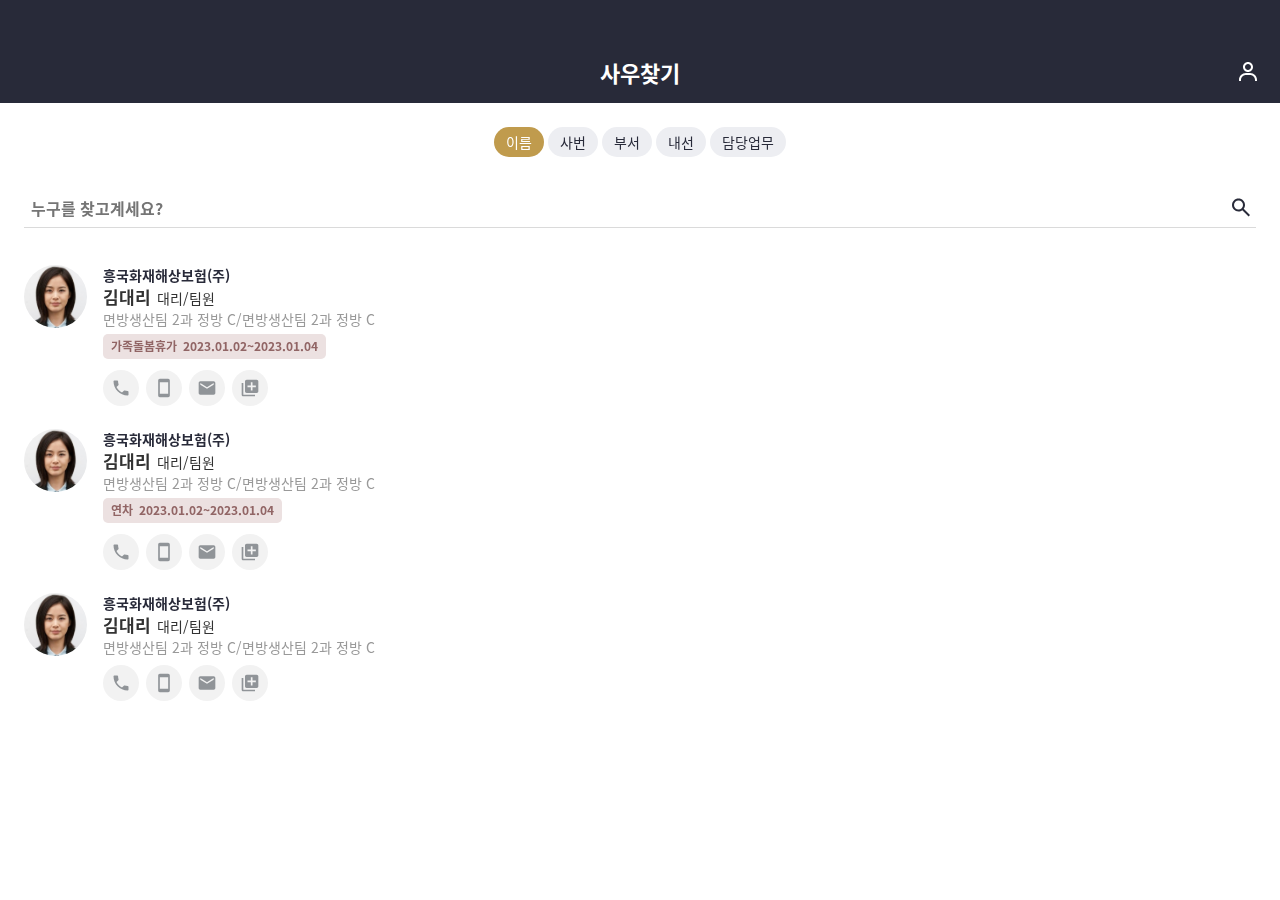
<file: index.html>
<!DOCTYPE html>
<html lang="kor">
  <head>
    <meta charset="UTF-8" />
    <meta name="viewport" content="width=device-width, initial-scale=1.0, minimum-scale=1.0, maximum-scale=1.0, user-scalable=no" />
    <link rel="stylesheet" href="css/style.css" />
    <title>Document</title>
  </head>

  <body>
    <div>
      <!-- header -->
      <div class="header">
        <h1>사우찾기</h1>
        <input type="image" alt="info" src="img/ic_user.svg" class="btn open" href="#modal2" />
      </div>
      <!-- content -->
      <div class="content">
        <div class="category">
          <ul>
            <li class="active">이름</li>
            <li>사번</li>
            <li>부서</li>
            <li>내선</li>
            <li>담당업무</li>
          </ul>
        </div>
        <div class="srch">
          <input type="search" placeholder="누구를 찾고계세요?" />
          <button><img src="img/ic_srch.svg" /></button>
        </div>
        <div class="result">
          <!-- 검색결과리스트 -->
          <div class="result_list">
            <img class="photo" src="img/photo_sample.jpeg" />
            <div class="desc">
              <strong>흥국화재해상보험(주)</strong>
              <p class="name">김대리<span class="rank">대리/팀원</span></p>
              <p class="division">면방생산팀 2과 정방 C/면방생산팀 2과 정방 C</p>
              <p class="schedule">
                <span>가족돌봄휴가</span>
                <span>2023.01.02~2023.01.04</span>
              </p>

              <ul>
                <li class="btn_phone"><a href="tel:070-0000-0000">070-0000-0000</a></li>
                <li class="btn_mobile"><a href="tel:070-0000-0000">070-0000-0000</a></li>
                <li class="btn_mail"><a href="mailto:abc@insu@co.kr">abc@insu@co.kr</a></li>
                <li class="btn_add"><a href="tel:070-0000-0000">070-0000-0000</a></li>
              </ul>
            </div>
          </div>
          <!-- 검색결과리스트 end -->

          <!-- 검색결과리스트 -->
          <div class="result_list">
            <img class="photo" src="img/photo_sample.jpeg" />
            <div class="desc">
              <strong>흥국화재해상보험(주)</strong>
              <p class="name">김대리<span class="rank">대리/팀원</span></p>
              <p class="division">면방생산팀 2과 정방 C/면방생산팀 2과 정방 C</p>
              <p class="schedule">
                <span>연차</span>
                <span>2023.01.02~2023.01.04</span>
              </p>
              <ul>
                <li class="btn_phone"><a href="tel:070-0000-0000">070-0000-0000</a></li>
                <li class="btn_mobile"><a href="tel:070-0000-0000">070-0000-0000</a></li>
                <li class="btn_mail"><a href="mailto:abc@insu@co.kr">abc@insu@co.kr</a></li>
                <li class="btn_add"><a href="tel:070-0000-0000">070-0000-0000</a></li>
              </ul>
            </div>
          </div>
          <!-- 검색결과리스트 end -->
          <!-- 검색결과리스트 -->
          <div class="result_list">
            <img class="photo" src="img/photo_sample.jpeg" />
            <div class="desc">
              <strong>흥국화재해상보험(주)</strong>
              <p class="name">김대리<span class="rank">대리/팀원</span></p>
              <p class="division">면방생산팀 2과 정방 C/면방생산팀 2과 정방 C</p>

              <ul>
                <li class="btn_phone"><a href="tel:070-0000-0000">070-0000-0000</a></li>
                <li class="btn_mobile"><a href="tel:070-0000-0000">070-0000-0000</a></li>
                <li class="btn_mail"><a href="mailto:abc@insu@co.kr">abc@insu@co.kr</a></li>
                <li class="btn_add"><a href="tel:070-0000-0000">070-0000-0000</a></li>
              </ul>
            </div>
          </div>
          <!-- 검색결과리스트 end -->
        </div>
      </div>
      <!-- content_end -->
      <!-- popup_photo -->
      <div class="pop_bg_photo" style="display: none">
        <div class="wrap_photo">
          <a href="#" class="btn_close"></a>
          <img src="img/photo_sample.jpeg" />
        </div>
      </div>
      <!-- end_popup_photo -->

      <!-- popup_정보로그아웃 -->
      <div class="pop_bg" style="display: none">
        <div class="pop_wrap">
          <div class="pop_header">
            <a href="#" class="btn_close"></a>
            <img class="photo_pop" src="img/photo.png" />
            <div class="desc_pop">
              <strong>흥국화재해상보험(주)</strong>
              <p class="name">이과장(00000000)</p>
              <p class="rank">대리/팀원</p>
              <p class="division">전략영업본부(GA)/서울북부GA지점</p>
              <hr />
              <div class="version">
                <div>버전정보</div>
                <div>1.06</div>
              </div>
            </div>
          </div>
          <div class="pop_bottom">
            <button>로그아웃</button>
          </div>
        </div>
      </div>
      <!-- popup_end -->

      <!-- popup_상세보기 -->
      <div class="pop_bg" style="display: none">
        <div class="pop_wrap">
          <div class="pop_header">
            <a href="#" class="btn_close"></a>
            <img class="photo_pop" src="img/photo_sample.jpeg" />
            <div class="desc_pop">
              <strong>흥국화재해상보험(주)</strong>
              <p class="name">김대리(12345678)</p>
              <p class="rank">대리/팀원</p>
              <p class="division">전략영업본부(GA)/서울북부GA지점</p>
              <p class="duty">▷영업지원▷계약관리/효율관리/대리점인사/민원CS/경리</p>
            </div>
          </div>
          <div class="pop_bottom">
            <ul>
              <li class="phone"><a href="tel:070-0000-0000">070-0000-0000</a></li>
              <li class="mobile"><a href="tel:010-0000-0000">010-0000-0000</a></li>
              <li class="fax">050-1234-5678</li>
              <li class="mail"><a href="mailto:abc@insurance.co.kr">abcdefghijhijklmnop@insurance.co.kr</a></li>
            </ul>
          </div>
        </div>
      </div>
      <!-- popup_end -->
    </div>
  </body>
</html>
</file>
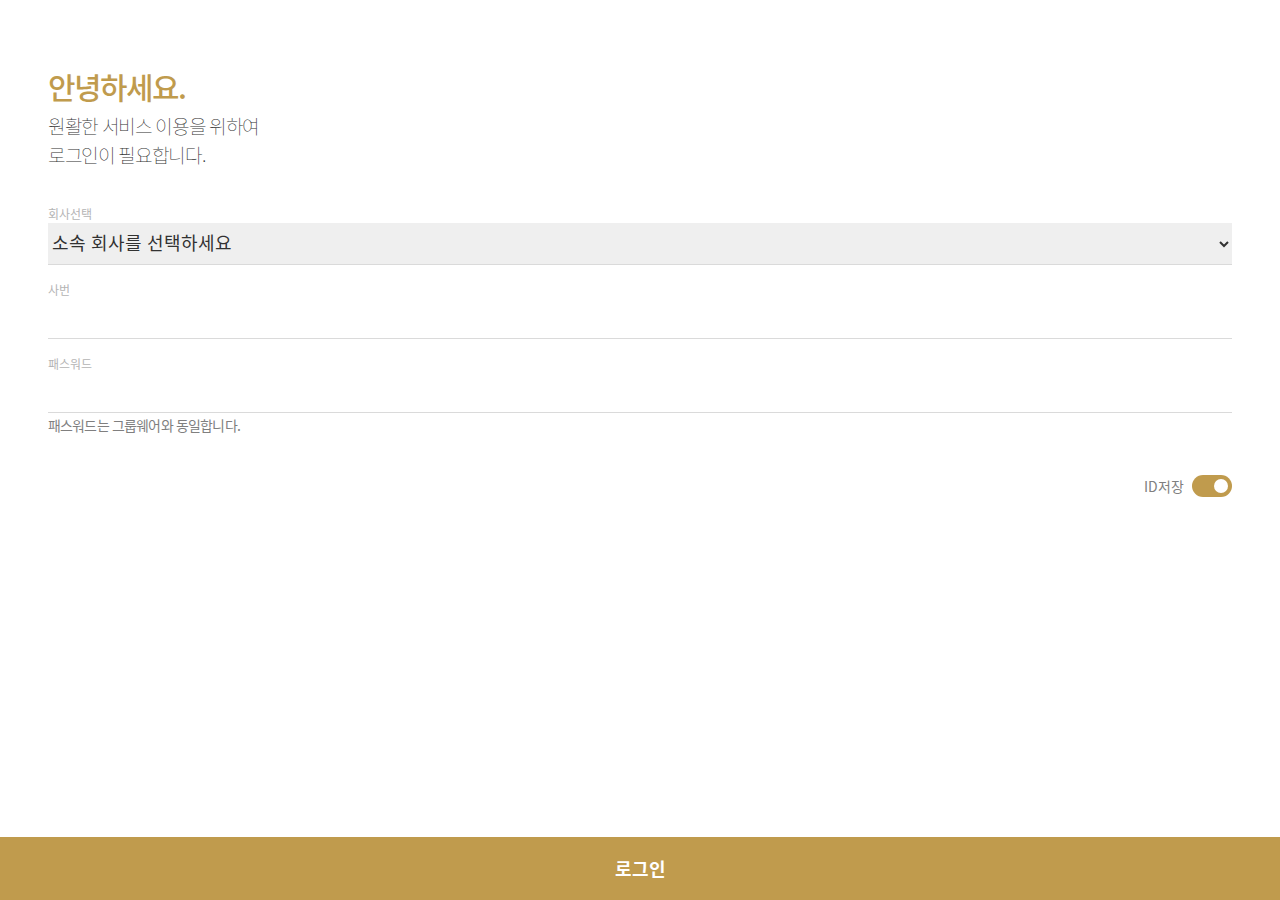
<file: login.html>
<!DOCTYPE html>
<html lang="kor">
  <head>
    <meta charset="UTF-8" />
    <meta name="viewport" content="width=device-width, initial-scale=1.0, minimum-scale=1.0, maximum-scale=1.0, user-scalable=no" />
    <link rel="stylesheet" href="css/style.css" />
    <title>Document</title>
  </head>

  <body>
    <div>
      <div class="content_login">
        <p class="hello">안녕하세요.</p>
        <p>
          원활한 서비스 이용을 위하여<br />
          로그인이 필요합니다.
        </p>
        <div class="login_wrap">
          <div>
            <label>회사선택</label>
            <select>
              <option value=" " disabled selected>소속 회사를 선택하세요</option>
              <option>태광산업</option>
            </select>
          </div>
          <div>
            <label>사번</label>
            <input type="text" />
          </div>
          <div>
            <label>패스워드</label>
            <input type="password" />
          </div>
          <p class="login_info">패스워드는 그룹웨어와 동일합니다.</p>
          <div class="auto">
            <span>ID저장</span>
            <label class="toggle-control">
              <input type="checkbox" checked="checked" />
              <span class="control"></span>
            </label>
          </div>
        </div>
      </div>
      <a href="/index.html" class="btn_login">로그인</a>
    </div>
  </body>
</html>
</file>
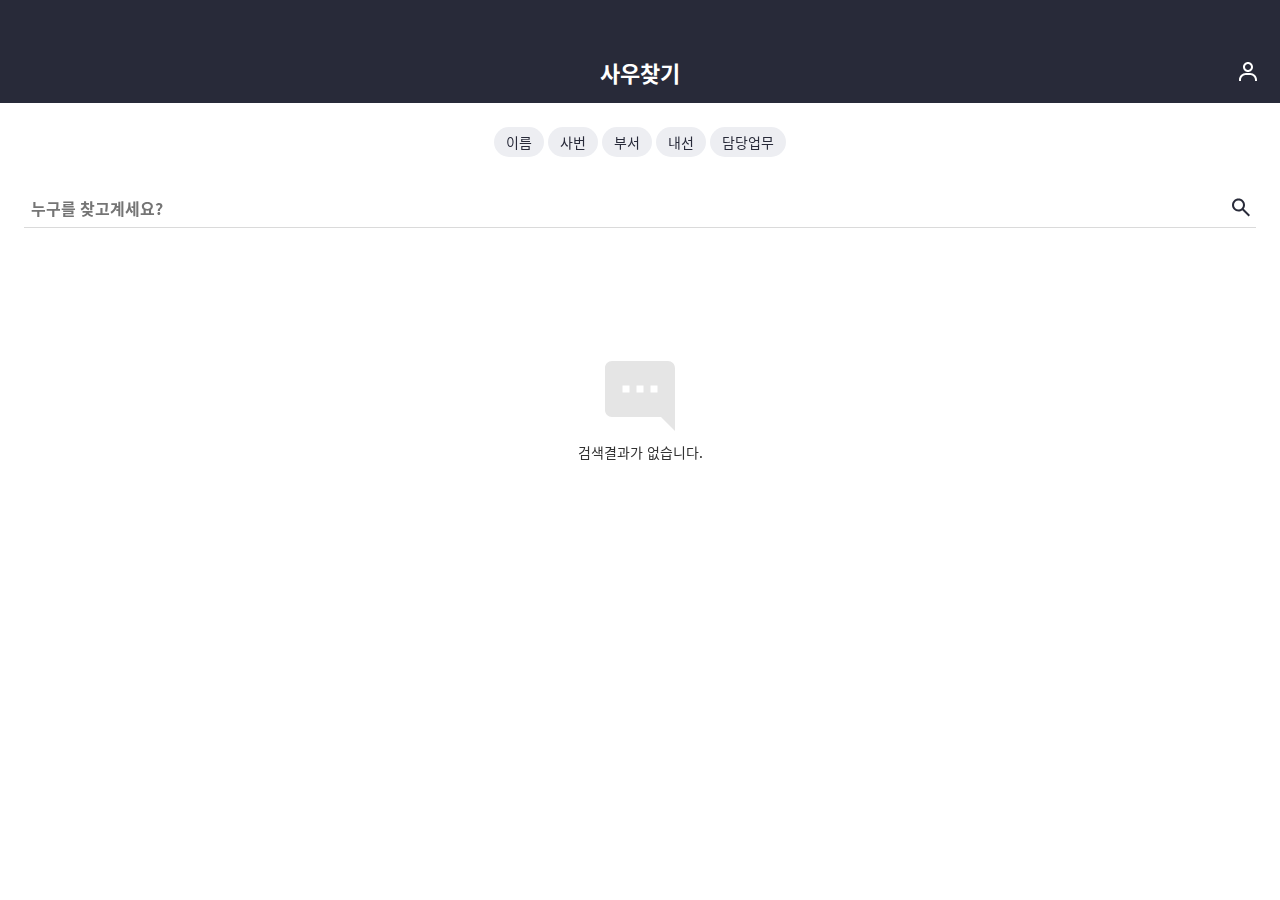
<file: noresult.html>
<!DOCTYPE html>
<html lang="kor">
  <head>
    <meta charset="UTF-8" />
    <meta name="viewport" content="width=device-width, initial-scale=1.0, minimum-scale=1.0, maximum-scale=1.0, user-scalable=no" />
    <link rel="stylesheet" href="css/style.css" />
    <title>Document</title>
  </head>

  <body>
    <div>
      <!-- header -->
      <div class="header">
        <h1>사우찾기</h1>
        <input type="image" alt="info" src="img/ic_user.svg" class="btn" />
      </div>
      <!-- content -->
      <div class="content">
        <div class="category">
          <ul>
            <li>이름</li>
            <li>사번</li>
            <li>부서</li>
            <li>내선</li>
            <li>담당업무</li>
          </ul>
        </div>
        <div class="srch">
          <input type="search" placeholder="누구를 찾고계세요?" />
          <button><img src="img/ic_srch.svg" /></button>
        </div>
        <div class="noresult">
          <img src="img/ic_noresult.svg" />
          <p>검색결과가 없습니다.</p>
        </div>
      </div>
      <!-- content_end -->
    </div>
  </body>
</html>
</file>
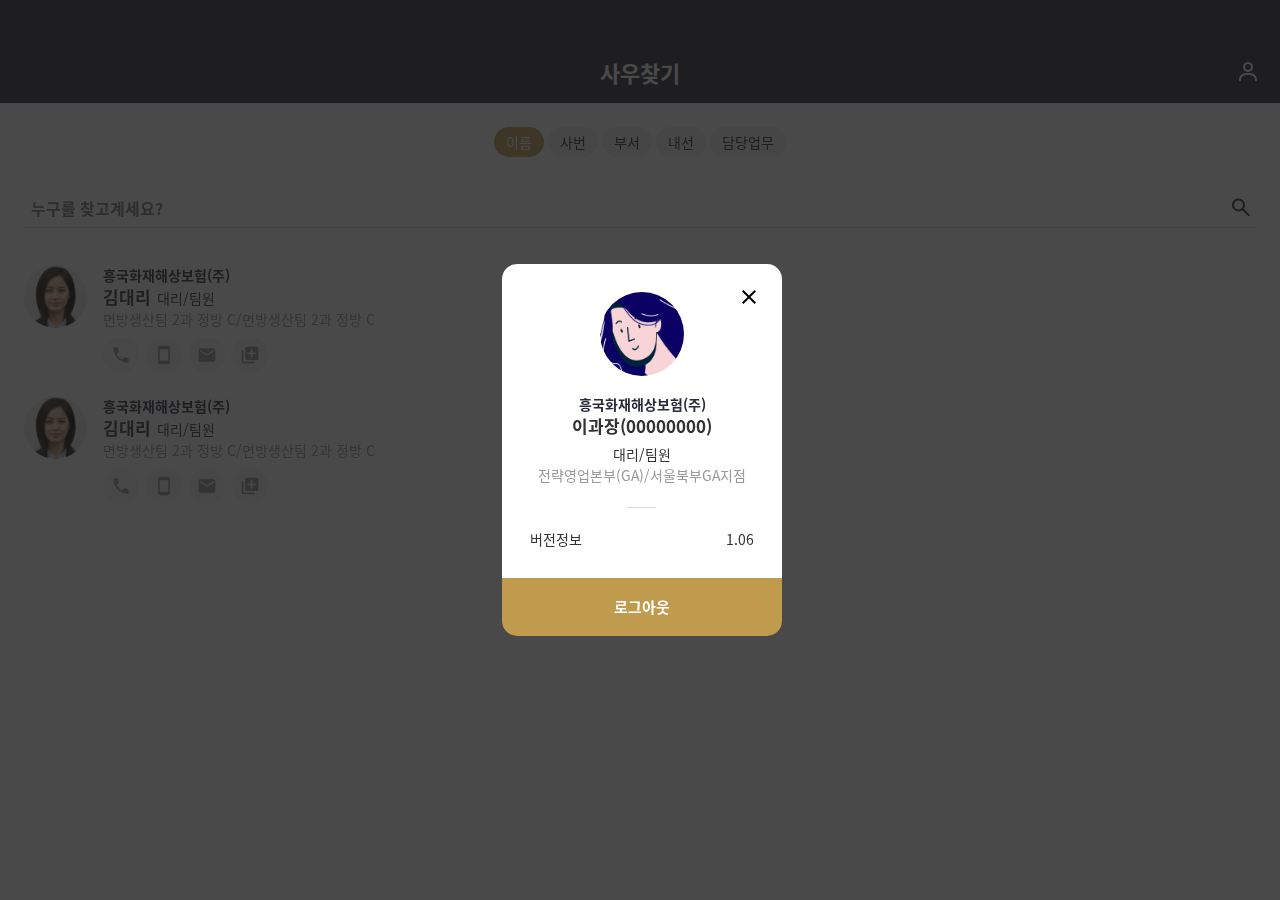
<file: user_profile.html>
<!DOCTYPE html>
<html lang="kor">

<head>
  <meta charset="UTF-8">
  <meta name="viewport"
    content="width=device-width, initial-scale=1.0, minimum-scale=1.0, maximum-scale=1.0, user-scalable=no">
  <link rel="stylesheet" href="css/style.css">
  <title>Document</title>
</head>

<body>

  <div>
    <!-- header -->
    <div class="header">
      <h1>사우찾기</h1>
      <input type="image" alt="info" src="img/ic_user.svg" class="btn open" href="#modal2">
    </div>
    <!-- content -->
    <div class="content">
      <div class="category">
        <ul>
          <li class="active">이름</li>
          <li>사번</li>
          <li>부서</li>
          <li>내선</li>
          <li>담당업무</li>
        </ul>
      </div>
      <div class="srch">
        <input type="search" placeholder="누구를 찾고계세요?">
        <button><img src="img/ic_srch.svg"></button>
      </div>
      <div class="result">
        <!-- 검색결과리스트 -->
        <div class="result_list open" href="#modal3">
          <img class="photo open" src="img/photo_sample.jpeg" href="#modal1">
            <div class="desc">
              <strong>흥국화재해상보험(주)</strong>
              <p class="name">김대리<span class="rank">대리/팀원</span></p>
              <p class="division">면방생산팀 2과 정방 C/면방생산팀 2과 정방 C</p>
              
                <ul>
                  <li class="btn_phone"><a href="tel:070-0000-0000">070-0000-0000</a></li>
                  <li class="btn_mobile"><a href="tel:070-0000-0000">070-0000-0000</a></li>
                  <li class="btn_mail"><a href="mailto:abc@insu@co.kr">abc@insu@co.kr</a></li>
                  <li class="btn_add"><a href="tel:070-0000-0000">070-0000-0000</a></li>
                </ul>
              
            </div>
          
        </div>
        <!-- 검색결과리스트 end -->

               <!-- 검색결과리스트 -->
               <div class="result_list open" href="#modal3">
                <img class="photo open" src="img/photo_sample.jpeg" href="#modal1">
                <div class="desc">
                  <strong>흥국화재해상보험(주)</strong>
                  <p class="name">김대리<span class="rank">대리/팀원</span></p>
                  <p class="division">면방생산팀 2과 정방 C/면방생산팀 2과 정방 C</p>
                  
                    <ul>
                      <li class="btn_phone"><a href="tel:070-0000-0000">070-0000-0000</a></li>
                      <li class="btn_mobile"><a href="tel:070-0000-0000">070-0000-0000</a></li>
                      <li class="btn_mail"><a href="mailto:abc@insu@co.kr">abc@insu@co.kr</a></li>
                      <li class="btn_add"><a href="tel:070-0000-0000">070-0000-0000</a></li>
                    </ul>
                  
                </div>
              
            </div>
            <!-- 검색결과리스트 end -->
       

      </div>
    </div>
    <!-- content_end -->
    
    <!-- popup_정보로그아웃 -->
    <div id="modal2" class="pop_bg modal">
      <div class="pop_wrap">
        <div class="pop_header">
          <a href="#" class="btn_close close"></a>
          <img class="photo_pop" src="img/photo.png">
          <div class="desc_pop">
            <strong>흥국화재해상보험(주)</strong>
            <p class="name">이과장(00000000)</p>
            <p class="rank">대리/팀원</p>
            <p class="division">전략영업본부(GA)/서울북부GA지점</p>
            <hr>
            <div class="version">
              <div>버전정보</div>
              <div>1.06</div>
            </div>
            
          </div>
        </div>
        <div class="pop_bottom">
          <button>로그아웃</button>
        </div>
      </div>
    </div>
    <!-- popup_end -->

</body>

</html>
</file>
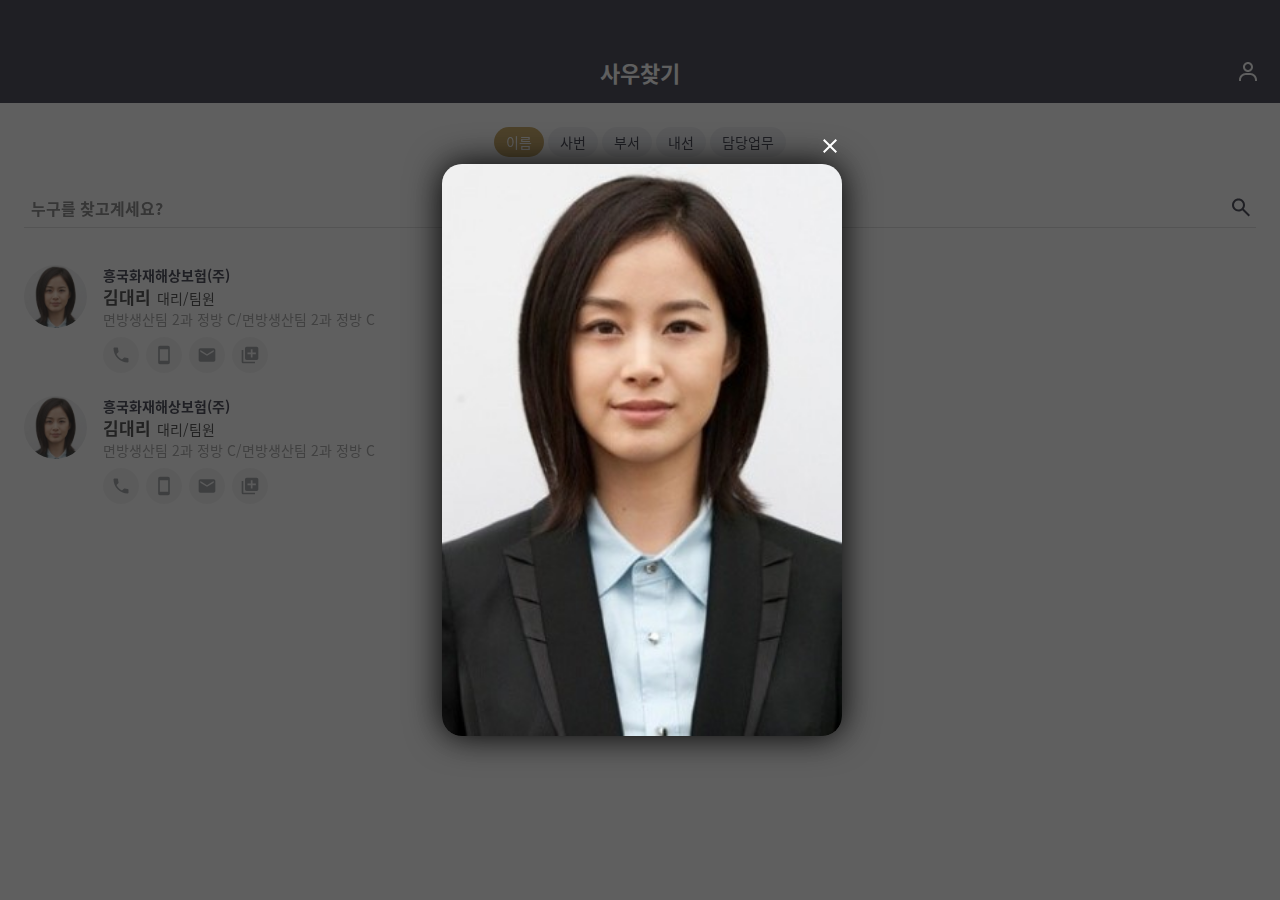
<file: view_photo.html>
<!DOCTYPE html>
<html lang="kor">

<head>
  <meta charset="UTF-8">
  <meta name="viewport"
    content="width=device-width, initial-scale=1.0, minimum-scale=1.0, maximum-scale=1.0, user-scalable=no">
  <link rel="stylesheet" href="css/style.css">
  <title>Document</title>
</head>

<body>

  <div>
    <!-- header -->
    <div class="header">
      <h1>사우찾기</h1>
      <input type="image" alt="info" src="img/ic_user.svg" class="btn">
    </div>
    <!-- content -->
    <div class="content">
      <div class="category">
        <ul>
          <li class="active">이름</li>
          <li>사번</li>
          <li>부서</li>
          <li>내선</li>
          <li>담당업무</li>
        </ul>
      </div>
      <div class="srch">
        <input type="search" placeholder="누구를 찾고계세요?">
        <button><img src="img/ic_srch.svg"></button>
      </div>
      <div class="result">
        <!-- 검색결과리스트 -->
        <div class="result_list">
          <img class="photo" src="img/photo_sample.jpeg">
            <div class="desc">
              <strong>흥국화재해상보험(주)</strong>
              <p class="name">김대리<span class="rank">대리/팀원</span></p>
              <p class="division">면방생산팀 2과 정방 C/면방생산팀 2과 정방 C</p>
              
                <ul>
                  <li class="btn_phone"><a href="tel:070-0000-0000">070-0000-0000</a></li>
                  <li class="btn_mobile"><a href="tel:070-0000-0000">070-0000-0000</a></li>
                  <li class="btn_mail"><a href="mailto:abc@insu@co.kr">abc@insu@co.kr</a></li>
                  <li class="btn_add"><a href="tel:070-0000-0000">070-0000-0000</a></li>
                </ul>
              
            </div>
          
        </div>
        <!-- 검색결과리스트 end -->

        <!-- 검색결과리스트 -->
        <div class="result_list">
        <img class="photo" src="img/photo_sample.jpeg">
        <div class="desc">
          <strong>흥국화재해상보험(주)</strong>
          <p class="name">김대리<span class="rank">대리/팀원</span></p>
          <p class="division">면방생산팀 2과 정방 C/면방생산팀 2과 정방 C</p>
          
            <ul>
              <li class="btn_phone"><a href="tel:070-0000-0000">070-0000-0000</a></li>
              <li class="btn_mobile"><a href="tel:070-0000-0000">070-0000-0000</a></li>
              <li class="btn_mail"><a href="mailto:abc@insu@co.kr">abc@insu@co.kr</a></li>
              <li class="btn_add"><a href="tel:070-0000-0000">070-0000-0000</a></li>
            </ul>
          
        </div>
      
    </div>
    <!-- 검색결과리스트 end -->
       

      </div>
    </div>
    <!-- content_end -->
    <!-- popup_photo -->
    <div class="pop_bg_photo" >
      
      <div class="wrap_photo">
        <a href="#" class="btn_close close"></a>
        <img src="img/photo_sample.jpeg">
      </div>
    </div>
    <!-- end_popup_photo -->
    
    
  </div>



</body>

</html>
</file>
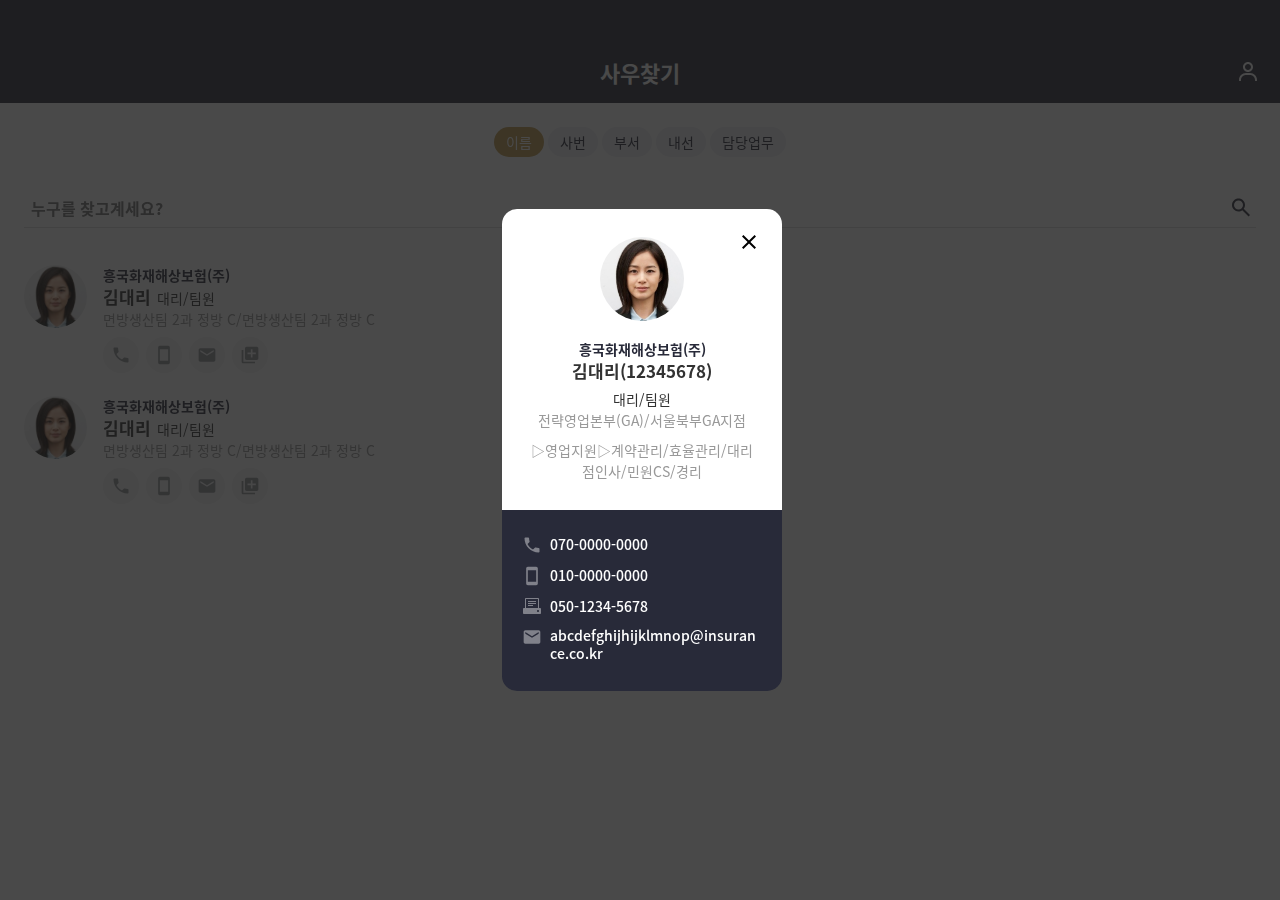
<file: view_profile.html>
<!DOCTYPE html>
<html lang="kor">

<head>
  <meta charset="UTF-8">
  <meta name="viewport"
    content="width=device-width, initial-scale=1.0, minimum-scale=1.0, maximum-scale=1.0, user-scalable=no">
  <link rel="stylesheet" href="css/style.css">
  <title>Document</title>
</head>

<body>

  <div>
    <!-- header -->
    <div class="header">
      <h1>사우찾기</h1>
      <input type="image" alt="info" src="img/ic_user.svg" class="btn open" href="#modal2">
    </div>
    <!-- content -->
    <div class="content">
      <div class="category">
        <ul>
          <li class="active">이름</li>
          <li>사번</li>
          <li>부서</li>
          <li>내선</li>
          <li>담당업무</li>
        </ul>
      </div>
      <div class="srch">
        <input type="search" placeholder="누구를 찾고계세요?">
        <button><img src="img/ic_srch.svg"></button>
      </div>
      <div class="result">
        <!-- 검색결과리스트 -->
        <div class="result_list open" href="#modal3">
          <img class="photo open" src="img/photo_sample.jpeg" href="#modal1">
            <div class="desc">
              <strong>흥국화재해상보험(주)</strong>
              <p class="name">김대리<span class="rank">대리/팀원</span></p>
              <p class="division">면방생산팀 2과 정방 C/면방생산팀 2과 정방 C</p>
              
                <ul>
                  <li class="btn_phone"><a href="tel:070-0000-0000">070-0000-0000</a></li>
                  <li class="btn_mobile"><a href="tel:070-0000-0000">070-0000-0000</a></li>
                  <li class="btn_mail"><a href="mailto:abc@insu@co.kr">abc@insu@co.kr</a></li>
                  <li class="btn_add"><a href="tel:070-0000-0000">070-0000-0000</a></li>
                </ul>
              
            </div>
          
        </div>
        <!-- 검색결과리스트 end -->

        <!-- 검색결과리스트 -->
        <div class="result_list open" href="#modal3">
        <img class="photo open" src="img/photo_sample.jpeg" href="#modal1">
        <div class="desc">
          <strong>흥국화재해상보험(주)</strong>
          <p class="name">김대리<span class="rank">대리/팀원</span></p>
          <p class="division">면방생산팀 2과 정방 C/면방생산팀 2과 정방 C</p>
          
            <ul>
              <li class="btn_phone"><a href="tel:070-0000-0000">070-0000-0000</a></li>
              <li class="btn_mobile"><a href="tel:070-0000-0000">070-0000-0000</a></li>
              <li class="btn_mail"><a href="mailto:abc@insu@co.kr">abc@insu@co.kr</a></li>
              <li class="btn_add"><a href="tel:070-0000-0000">070-0000-0000</a></li>
            </ul>
          
        </div>
      
    </div>
    <!-- 검색결과리스트 end -->
       

      </div>
    </div>
    <!-- content_end -->
    
    <!-- popup_상세보기 -->
    <div class="pop_bg">
      <div class=" pop_wrap">
        <div class="pop_header">
          <a href="#" class="btn_close close"></a>
          <img class="photo_pop" src="img/photo_sample.jpeg">
          <div class="desc_pop">
            <strong>흥국화재해상보험(주)</strong>
            <p class="name">김대리(12345678)</p>
            <p class="rank">대리/팀원</p>
            <p class="division">전략영업본부(GA)/서울북부GA지점</p>
            <p class="duty">▷영업지원▷계약관리/효율관리/대리점인사/민원CS/경리</p>
          </div>
        </div>
        <div class="pop_bottom">
          <ul>
            <li class="phone"><a href="tel:070-0000-0000">070-0000-0000</a></li>
            <li class="mobile"><a href="tel:010-0000-0000">010-0000-0000</a></li>
            <li class="fax">050-1234-5678</li>
            <li class="mail"><a href="mailto:abc@insurance.co.kr">abcdefghijhijklmnop@insurance.co.kr</a></li>
          </ul>
        </div>
      </div>
    </div>
    <!-- popup_end -->
  </div>


</body>

</html>
</file>
<file: css/style.css>
@charset "UTF-8";

/* fonts */

@font-face {
  font-family: "Noto Sans KR";
  font-style: normal;
  font-weight: 100;
  src: url(../fonts/NotoSansKR-Thin.otf) format("opentype");
}
@font-face {
  font-family: "Noto Sans KR";
  font-style: normal;
  font-weight: 300;
  src: url(../fonts/NotoSansKR-Light.otf) format("opentype");
}
@font-face {
  font-family: "Noto Sans KR";
  font-style: normal;
  font-weight: 400;
  src: url(../fonts/NotoSansKR-Regular.otf) format("opentype");
}
@font-face {
  font-family: "Noto Sans KR";
  font-style: normal;
  font-weight: 500;
  src: url(../fonts/NotoSansKR-Medium.otf) format("opentype");
}
@font-face {
  font-family: "Noto Sans KR";
  font-style: normal;
  font-weight: 700;
  src: url(../fonts/NotoSansKR-Bold.otf) format("opentype");
}
@font-face {
  font-family: "Noto Sans KR";
  font-style: normal;
  font-weight: 900;
  src: url(../fonts/NotoSansKR-Black.otf) format("opentype");
}

/* layout */

* {
  margin: 0;
  padding: 0;
  color: #323232;
  text-decoration: none;
  list-style-type: none;
  box-sizing: border-box;
  font-family: "Noto Sans KR", sans-serif;
}

input:focus {
  outline: none;
}

body {
  z-index: 1;
}

.header {
  position: fixed;
  left: 0;
  right: 0;
  top: 0;
  height: 103px;
  background-color: #282a39;
  text-align: center;
}

.header h1 {
  color: #fff;
  font-size: 22px;
  margin-top: 56px;
}

.header input {
  position: absolute;
  right: 20px;
  top: 60px;
}

.header input:focus {
  outline: none;
}

.content {
  position: fixed;
  left: 0;
  right: 0;
  top: 103px;
  height: 100%;
  width: 100%;
  padding: 1.5em;

  /*background-color: burlywood;*/
}

.category {
  margin: 0 auto;
  width: fit-content;
  padding-bottom: 2em;
}

.category ul li {
  background: #edeef2;
  font-size: 14px;
  padding: 5px 12px;
  color: #282a39;
  border-radius: 20px;
  display: inline-block;
  box-sizing: border-box;
}

.category ul li:hover,
.category ul li:active,
.category ul li.active {
  padding: 5px 12px;
  color: #fff;
  background-color: #c09b4d;
}

.srch {
  margin: 0 auto;
  width: 100%;
  border-bottom: 1px solid #dadada;
  position: relative;
}

.srch input {
  -webkit-appearance: none;
  appearance: none;
  border: none;
  width: 90%;
  padding: 7px;
  font-size: 16px;
  font-weight: bold;
  border-radius: 0;
}

.srch input:focus {
  outline: none;
}

.srch button {
  -webkit-appearance: none;
  appearance: none;
  border: none;
  background-color: transparent;
  outline: none;
  position: absolute;
  top: 6px;
  right: 0;
  padding: 0 3px;
}

.result {
  margin: 1.8em auto;
  width: 100%;
  height: 100%;
  overflow: auto;
  padding: 0 0 14em 0;
}

/*.photo {
  width: 63px;
  height: 63px;
  border-radius: 50%;
  object-fit: cover;
  object-position: top;
  float: left;
}


 .desc {

  font-size: 14px;
  margin-left: 1em;
  padding-bottom: .5rem;
  float: left;
  line-height: 1.5em;
  width: 70%;
} */

.name {
  font-size: 17px;
  font-weight: bold;
}

.desc .rank {
  font-size: 14px;
  font-weight: normal;
  margin-left: 0.4em;
}

.division {
  /* display: inline-block; */
  color: #999;
}

.result_list {
  padding: 0.5em 0;
  display: flex;
  gap: 1em;
}

.result_list .photo {
  width: 63px;
  height: 63px;
  border-radius: 50%;
  object-fit: cover;
  object-position: top;
  flex-shrink: 0;
}

.result_list .desc {
  font-size: 14px;
  line-height: 1.5em;
  flex-grow: 1;
}

.desc strong {
  font-size: 14px;
  color: #282a39;
}

.desc .schedule {
  display: inline-flex;
  background-color: #ece1e1;
  padding: 2px 8px;
  border-radius: 5px;
  flex-wrap: wrap;
  margin: 4px 0;
}

.desc .schedule span {
  color: #916565;
  font-size: 12px;
  font-weight: bold;
}

.desc .schedule span:first-child {
  padding-right: 6px;
}

.result_list ul {
  padding: 0.5em 0;
  display: flex;
  gap: 0.5em;
}

.result_list ul li > a {
  color: transparent;
  width: 36px;
  height: 36px;
  margin: 0;
  padding: 0;
  overflow: hidden;
  display: block;
  float: left;
}

.result_list ul li.btn_phone {
  width: 36px;
  height: 36px;
  background-image: url(../img/btn_phone.svg);
  background-repeat: no-repeat;
}

.result_list ul li.btn_phone:active {
  width: 36px;
  height: 36px;
  background-image: url(../img/btn_phone_on.svg);
  background-repeat: no-repeat;
}

.result_list ul li.btn_mobile {
  width: 36px;
  height: 36px;
  background-image: url(../img/btn_mobile.svg);
  background-repeat: no-repeat;
}

.result_list ul li.btn_mobile:active {
  width: 36px;
  height: 36px;
  background-image: url(../img/btn_mobile_on.svg);
  background-repeat: no-repeat;
}

.result_list ul li.btn_mail {
  width: 36px;
  height: 36px;
  background-image: url(../img/btn_mail.svg);
  background-repeat: no-repeat;
}

.result_list ul li.btn_mail:active {
  width: 36px;
  height: 36px;
  background-image: url(../img/btn_mail_on.svg);
  background-repeat: no-repeat;
}

.result_list ul li.btn_add {
  width: 36px;
  height: 36px;
  background-image: url(../img/btn_add.svg);
  background-repeat: no-repeat;
}

.result_list ul li.btn_add:active {
  width: 36px;
  height: 36px;
  background-image: url(../img/btn_add_on.svg);
  background-repeat: no-repeat;
}

/* 팝업 */
.pop_bg_photo {
  position: fixed;
  background-color: rgba(27, 27, 27, 0.7);
  z-index: 999;
  left: 0;
  right: 0;
  top: 0;
  bottom: 0;
  text-align: center;
}

.wrap_photo {
  width: 50%;
  max-width: 400px;
  display: inline-block;
  vertical-align: middle;
  position: relative;
}

.wrap_photo img {
  width: 100%;
  border-radius: 20px;
  vertical-align: middle;
  display: inline-block;
  box-shadow: 0 0 35px #000;
}

.wrap_photo .btn_close {
  position: absolute;
  right: 0;
  top: -30px;
  background-image: url(../img/btn_close_w.svg);
  background-repeat: no-repeat;
  width: 24px;
  height: 24px;
}

.pop_bg {
  position: fixed;
  background-color: rgba(27, 27, 27, 0.8);
  z-index: 997;
  left: 0;
  right: 0;
  top: 0;
  bottom: 0;
  text-align: center;
}

.pop_bg:before,
.pop_bg_photo::before {
  display: inline-block;
  content: "";
  height: 100%;
  vertical-align: middle;
}

.pop_wrap {
  display: inline-block;
  font-size: 14px;
  width: 20em;
  vertical-align: middle;
}

.pop_header {
  position: relative;
  background-color: #fff;
  text-align: center;
  padding: 2em 2em 1em;
  border-radius: 15px 15px 0 0;
}

.pop_header .btn_close {
  position: absolute;
  top: 1.5em;
  right: 1.5em;
  background-image: url(../img/btn_close.svg);
  background-repeat: no-repeat;
  width: 24px;
  height: 24px;
}

.pop_bottom {
  background-color: #282a39;
  border-radius: 0 0 15px 15px;
  line-height: 1.6em;
  font-weight: 500;
  font-size: 14px;
  width: 100%;
  text-align: left;
}

.pop_bottom button {
  padding: 1.2em;
  background-color: #c09b4d;
  width: 100%;
  border: none;
  text-align: center;
  color: #fff;
  font-size: 15px;
  font-weight: bold;
  border-radius: 0 0 15px 15px;
}

.pop_bottom ul {
  padding: 1.4em;
}

.pop_bottom ul li {
  padding: 0.3em 0 0.3em 2em;
  color: #fff;
  background-position-y: 0.4em;
}

.pop_bottom ul li a {
  display: block;
  color: #fff;
}

.pop_bottom .phone {
  background-image: url(../img/ic_phone.svg);
  background-repeat: no-repeat;
}

.pop_bottom .mobile {
  background-image: url(../img/ic_mobile.svg);
  background-repeat: no-repeat;
}

.pop_bottom .fax {
  background-image: url(../img/ic_fax.svg);
  background-repeat: no-repeat;
}

.pop_bottom .mail {
  background-image: url(../img/ic_mail.svg);
  background-repeat: no-repeat;
}

.pop_bottom .mail a {
  display: inline-block;
  overflow: hidden;
  word-break: break-all;
  line-height: 1.3em;
}

.desc_pop {
  padding: 1em 0;
  line-height: 1.5em;
}

.desc_pop hr {
  width: 2em;
  border-top: 1px solid #d6d9e4;
  border-bottom: none;
  margin: 1.5em auto;
}

.desc_pop > .rank,
.desc_pop > .duty {
  margin-top: 0.6em;
}

.desc_pop > .duty {
  color: #999;
}

.desc_pop strong {
  font-size: 14px;
  color: #282a39;
}

.photo_pop {
  width: 6em;
  height: 6em;
  border-radius: 50%;
  object-fit: cover;
  object-position: top;
}

.desc_pop .version {
  display: flex;
  justify-content: space-between;
}

.noresult {
  width: 100%;
  overflow: hidden;
  text-align: center;
  padding-top: 9em;
  font-size: 14px;
  color: #909498;
}

/* login */
.wrapper_login {
  width: auto;
  height: 100%;
}

.content_login {
  padding: 4em 3em;
}

.content_login .hello {
  font-size: 30px;
  color: #c09b4d;
  letter-spacing: 0;
  font-weight: 500;
  letter-spacing: -0.07em;
  padding-bottom: 0.1em;
}

.content_login > p {
  font-size: 1.2em;
  line-height: 1.5em;
  letter-spacing: -0.07em;
  font-weight: 200;
}

.btn_login {
  position: fixed;
  left: 0;
  right: 0;
  bottom: 0;
  background-color: #c09b4d;
  padding: 1em 0;
  width: 100%;
  border: none;
  font-size: 18px;
  color: #fff;
  font-weight: bold;
  display: inline-block;
  text-align: center;
}

.login_wrap {
  padding: 1.2em 0 8em;
}

.login_wrap div {
  margin-top: 1em;
}

.login_wrap label {
  display: block;
  font-size: 12px;
  color: #b4b4b4;
}

.login_wrap input {
  display: inline-block;
  border: none;
  border-bottom: 1px solid #dadada;
  width: 100%;
  padding: 6px 0;
  font-size: 18px;
  font-weight: bold;
  border-radius: 0;
}

.login_wrap select {
  display: inline-block;
  border: none;
  border-bottom: 1px solid #dadada;
  width: 100%;
  padding: 6px 0;
  font-size: 18px;
  border-radius: 0;
  outline: none;
}

.login_info {
  font-size: 14px;
  color: #807f7f;
  padding: 0.15em 0 0.9em;
  letter-spacing: -0.06em;
}

.login_wrap input:focus {
  outline: none;
}

.login_wrap .auto {
  display: flex;
  gap: 8px;
  justify-content: end;
  align-items: center;
  padding-top: 1em;
  font-size: 14px;
}

.login_wrap .auto > span {
  color: #807f7f;
}

/* 토글 */
.toggle-control {
  width: 40px;
  height: 22px;
  position: relative;
  padding-left: 40px;
  font-size: 22px;
  -webkit-user-select: none;
  -moz-user-select: none;
  -ms-user-select: none;
  user-select: none;
}

.toggle-control input {
  position: absolute;
  opacity: 0;
  height: 0;
  width: 0;
}

.toggle-control input:checked ~ .control {
  background-color: #c09b4d;
}

.toggle-control input:checked ~ .control:after {
  left: 22px;
}

.toggle-control .control {
  position: absolute;
  right: 0;
  height: 22px;
  width: 40px;
  border-radius: 25px;
  background-color: #dadada;
  -webkit-transition: background-color 0.15s ease-in;
  transition: background-color 0.15s ease-in;
}

.toggle-control .control:after {
  content: "";
  position: absolute;
  left: 4px;
  top: 4px;
  width: 14px;
  height: 14px;
  border-radius: 25px;
  background: white;
  -webkit-transition: left 0.15s ease-in;
  transition: left 0.15s ease-in;
}

/*미디어쿼리추가*/
/*--- Galaxy S5 ---*/
@media only screen and (min-width: 321px) and (max-width: 360px) {
  .content_login {
    padding: 4em 3em 0;
  }

  .btn_login {
    position: fixed;
    left: 0;
    right: 0;
    bottom: 0;
    background-color: #c09b4d;
    padding: 0.95em 0em;
    width: 100%;
    border: none;
    font-size: 17px;
    color: #fff;
    font-weight: bold;
    display: inline-block;
    text-align: center;
    margin-top: 2em;
  }

  .noresult {
    width: 100%;
    overflow: hidden;
    text-align: center;
    padding-top: 7em;
    font-size: 14px;
    color: #909498;
  }
}

/*--- IPHONE 5 - SE ---*/
@media only screen and (max-width: 320px) {
  .category {
    margin: 0 auto;
    width: fit-content;
    padding-bottom: 1em;
  }

  .category ul li {
    background: #edeef2;
    font-size: 13px;
    padding: 3px 11px;
    color: #282a39;
    border-radius: 20px;
    display: inline-block;
    box-sizing: border-box;
  }

  .category ul li:hover,
  .category ul li:active,
  .category ul li.active {
    padding: 3px 11px;
    color: #fff;
    background-color: #c09b4d;
  }

  .result_list .photo {
    width: 57px;
    height: 57px;
    border-radius: 50%;
    object-fit: cover;
    object-position: top;
  }

  .result_list .desc {
    font-size: 14px;
    margin-left: 1em;
    padding-bottom: 0.5rem;
    line-height: 1.5em;
  }

  .result_list ul {
    padding: 1em 0;
    display: flex;
    gap: 0.5em;
  }

  .content_login {
    padding: 5em 3em 0;
  }

  .content_login .hello {
    font-size: 2em;
    color: #c09b4d;
    letter-spacing: 0;
    font-weight: 600;
  }

  .content_login > p {
    font-size: 1.2em;
    line-height: 1.5em;
    letter-spacing: -0.07em;
    font-weight: 100;
  }

  .btn_login {
    position: fixed;
    left: 0;
    right: 0;
    bottom: 0;
    background-color: #c09b4d;
    padding: 1em 0em;
    width: 100%;
    border: none;
    font-size: 17px;
    color: #fff;
    font-weight: bold;
    display: inline-block;
    text-align: center;
  }

  .noresult {
    width: 100%;
    overflow: hidden;
    text-align: center;
    padding-top: 6em;
    font-size: 14px;
    color: #909498;
  }
}

@keyframes ball {
  0% {
    top: 0px;
  }

  95% {
    width: 3em;
  }

  to {
    top: 30px;
    width: 3em;
    height: 2.6em;
  }
}

:root {
  --bg: $bg;
  --primary: #fafafa;
  --secondary: #c09b4d;
}

.bg_loading {
  position: fixed;
  background-color: rgba(27, 27, 27, 0.7);
  z-index: 999;
  left: 0;
  right: 0;
  top: 0;
  bottom: 0;
  text-align: center;
}

.bg_loading:before {
  content: "";
  display: flex;
  align-items: center;
  justify-content: center;
  height: 40%;
}
.container {
  display: flex;
  align-items: center;
  justify-content: center;
  height: 100px;
  overflow: hidden;
  position: relative;
  width: 100%;
}

.four-dots:before {
  display: block;
  height: 3px;
  width: 3px;
  content: "";
  -webkit-animation: spin 1s infinite;
  animation: spin 1s infinite;
  border-radius: 100%;
  -webkit-box-shadow: 15px 0 0 3px var(--primary), 0 15px 0 3px var(--secondary), 0 -15px 0 3px var(--secondary), -15px 0 0 3px var(--primary);
  box-shadow: 15px 0 0 3px var(--primary), 0 15px 0 3px var(--secondary), 0 -15px 0 3px var(--secondary), -15px 0 0 3px var(--primary);
}

@-webkit-keyframes spin {
  to {
    -webkit-transform: rotate(360deg);
    transform: rotate(360deg);
  }
}

@keyframes spin {
  to {
    -webkit-transform: rotate(360deg);
    transform: rotate(360deg);
  }
}
</file>
